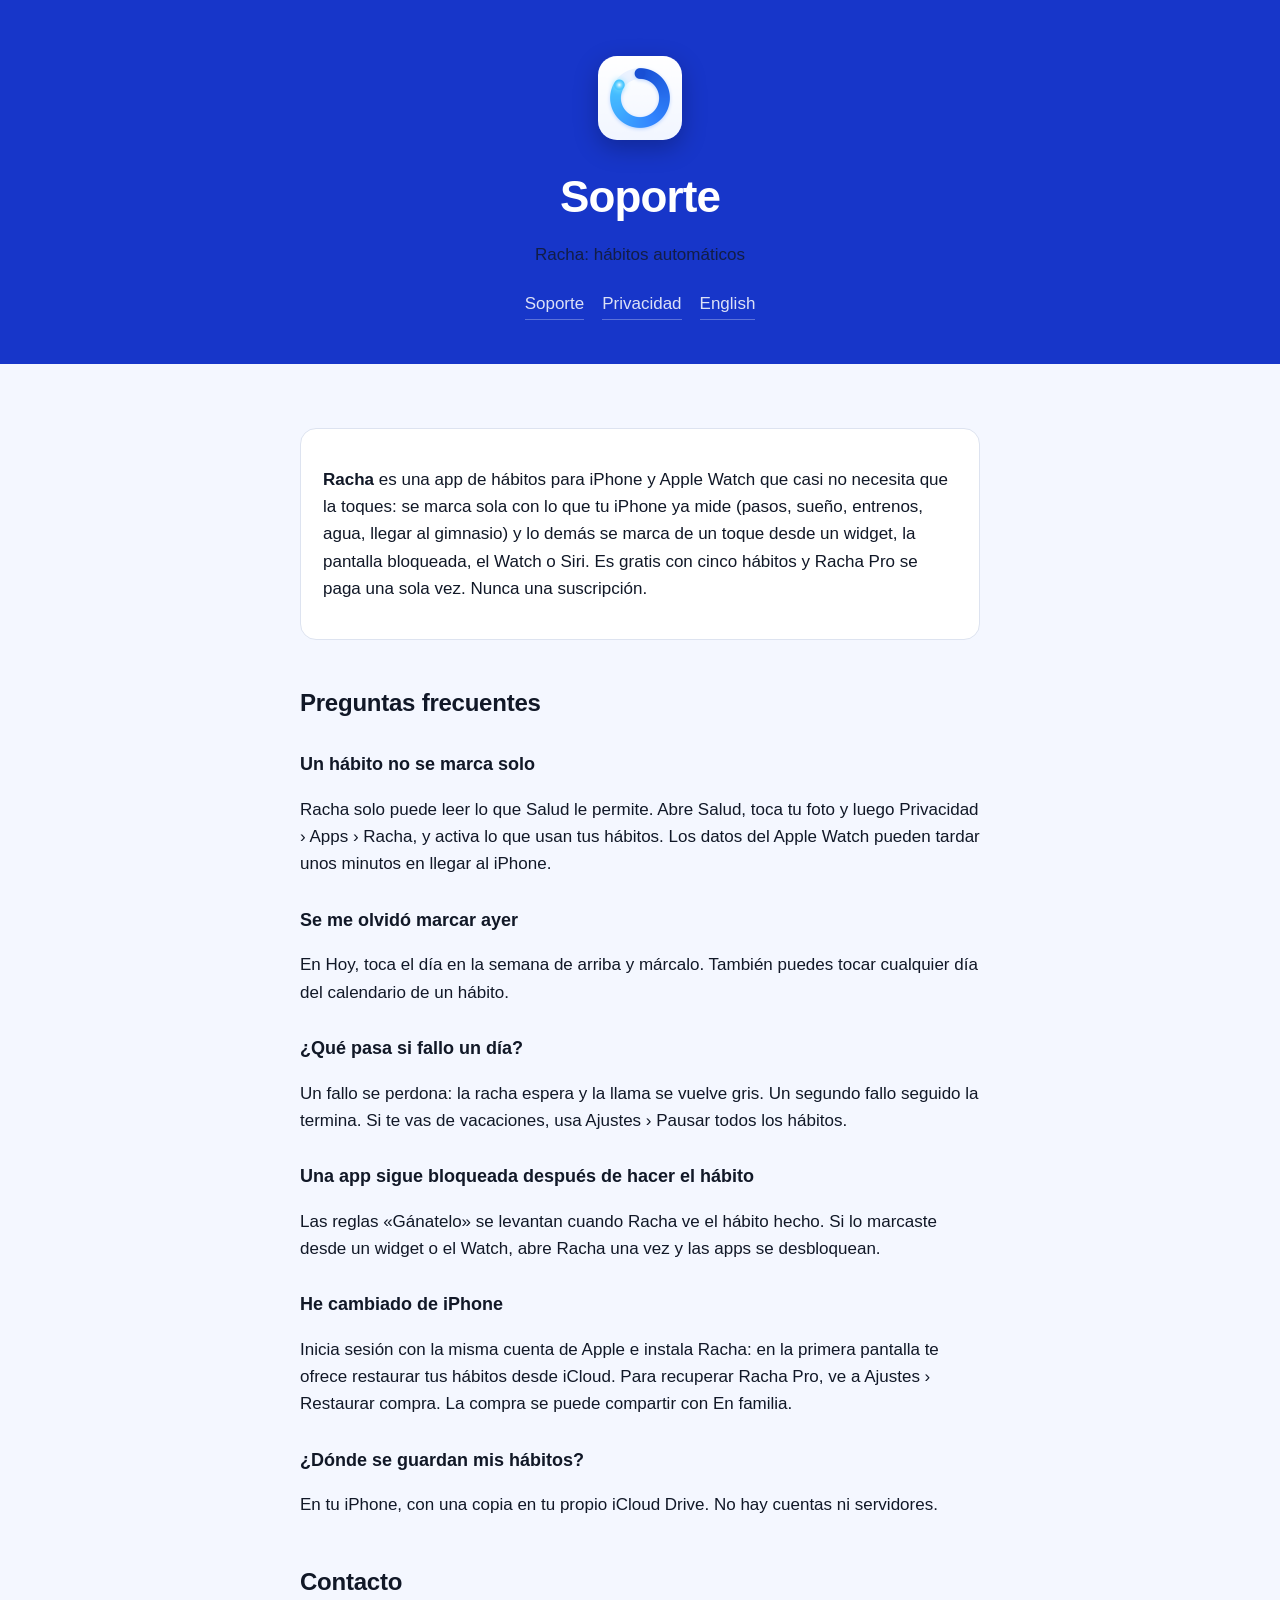
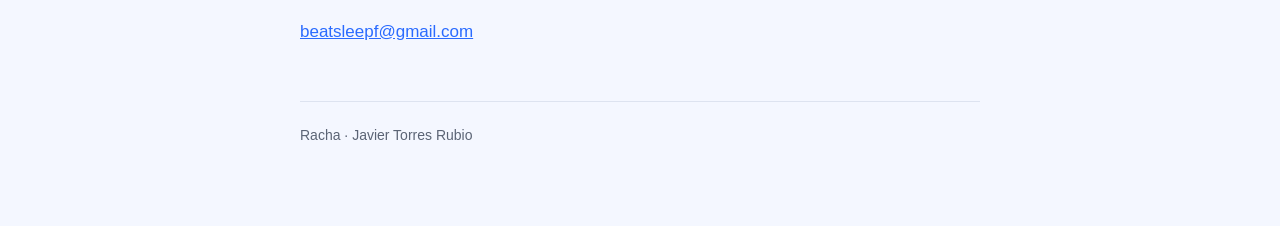
<file: index.html>
<!doctype html>
<html lang="es">
<head>
<meta charset="utf-8">
<meta name="viewport" content="width=device-width, initial-scale=1, viewport-fit=cover">
<title>Racha: hábitos que se marcan solos. Soporte</title>
<link rel="canonical" href="https://javi7899.github.io/racha-web/">
<link rel="alternate" hreflang="es" href="https://javi7899.github.io/racha-web/">
<link rel="alternate" hreflang="en" href="https://javi7899.github.io/racha-web/en/">
<meta name="description" content="Ayuda de Racha, la app de hábitos que se marcan solos con lo que mide tu iPhone. Sin suscripción.">
<link rel="stylesheet" href="estilo.css">
</head>
<body>
<header>
  <img src="icono.png" alt="">
  <h1>Soporte</h1>
  <p>Racha: hábitos automáticos</p>
  <nav><a href="index.html">Soporte</a> <a href="privacidad.html">Privacidad</a> <a href="en/" hreflang="en" lang="en">English</a></nav>
</header>
<main>
  <div class="card"><p><strong>Racha</strong> es una app de hábitos para iPhone y Apple Watch que casi no necesita que la toques: se marca sola con lo que tu iPhone ya mide (pasos, sueño, entrenos, agua, llegar al gimnasio) y lo demás se marca de un toque desde un widget, la pantalla bloqueada, el Watch o Siri. Es gratis con cinco hábitos y Racha Pro se paga una sola vez. Nunca una suscripción.</p></div>
  <h2>Preguntas frecuentes</h2>
  <h3>Un hábito no se marca solo</h3>
  <p>Racha solo puede leer lo que Salud le permite. Abre Salud, toca tu foto y luego Privacidad › Apps › Racha, y activa lo que usan tus hábitos. Los datos del Apple Watch pueden tardar unos minutos en llegar al iPhone.</p>
  <h3>Se me olvidó marcar ayer</h3>
  <p>En Hoy, toca el día en la semana de arriba y márcalo. También puedes tocar cualquier día del calendario de un hábito.</p>
  <h3>¿Qué pasa si fallo un día?</h3>
  <p>Un fallo se perdona: la racha espera y la llama se vuelve gris. Un segundo fallo seguido la termina. Si te vas de vacaciones, usa Ajustes › Pausar todos los hábitos.</p>
  <h3>Una app sigue bloqueada después de hacer el hábito</h3>
  <p>Las reglas «Gánatelo» se levantan cuando Racha ve el hábito hecho. Si lo marcaste desde un widget o el Watch, abre Racha una vez y las apps se desbloquean.</p>
  <h3>He cambiado de iPhone</h3>
  <p>Inicia sesión con la misma cuenta de Apple e instala Racha: en la primera pantalla te ofrece restaurar tus hábitos desde iCloud. Para recuperar Racha Pro, ve a Ajustes › Restaurar compra. La compra se puede compartir con En familia.</p>
  <h3>¿Dónde se guardan mis hábitos?</h3>
  <p>En tu iPhone, con una copia en tu propio iCloud Drive. No hay cuentas ni servidores.</p>
  <h2>Contacto</h2>
  <p><span data-correo><noscript>beatsleepf (arroba) gmail.com</noscript></span></p>
  <footer>Racha · Javier Torres Rubio</footer>
</main>
<script src="contacto.js"></script>
</body>
</html>
</file>
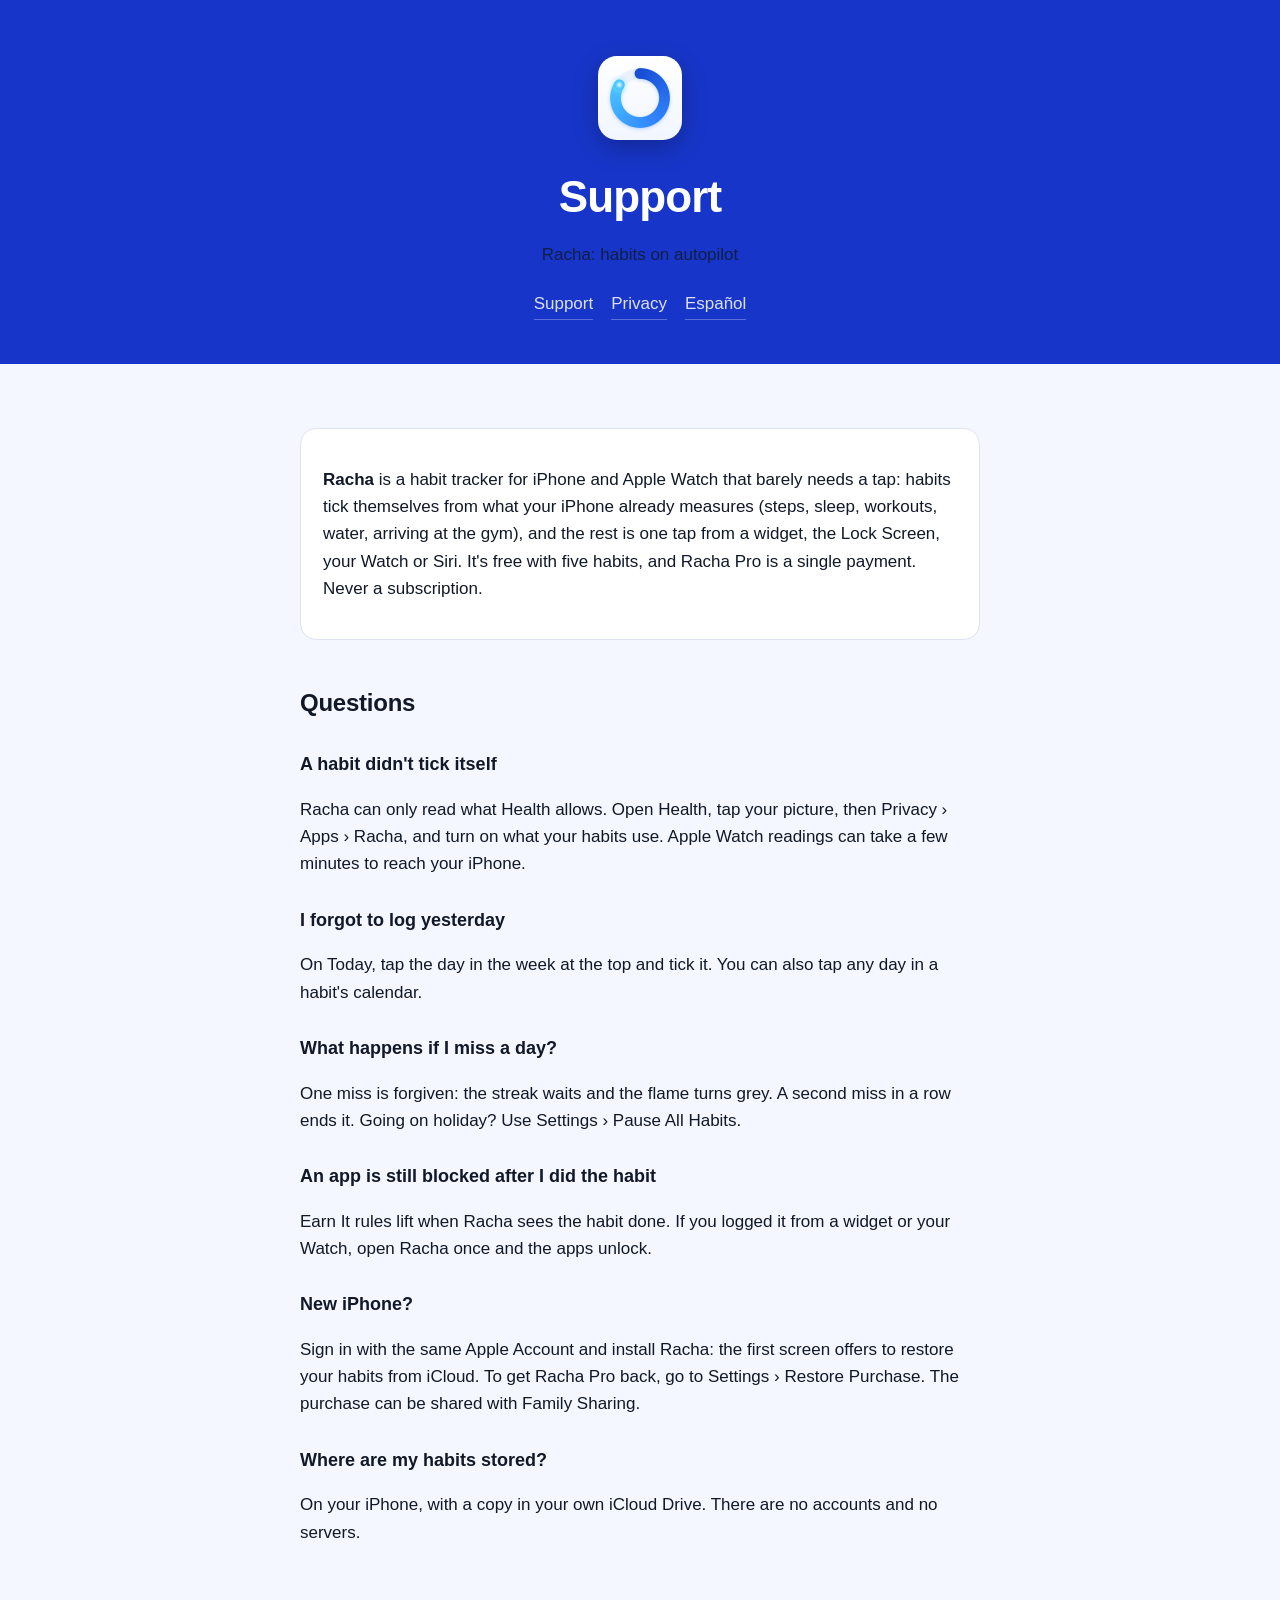
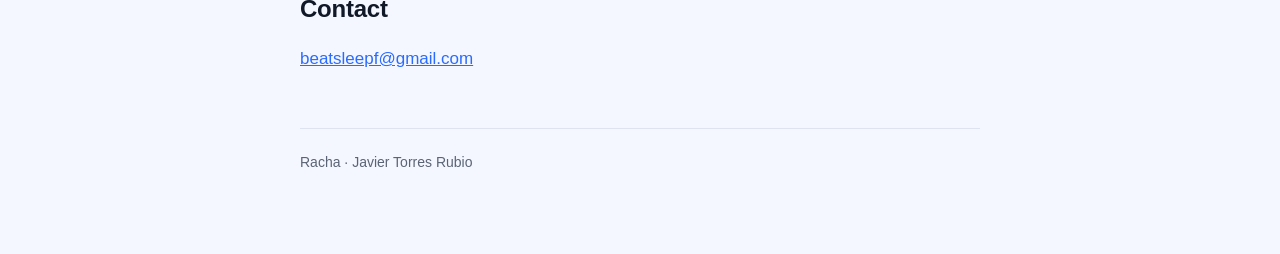
<file: en/index.html>
<!doctype html>
<html lang="en">
<head>
<meta charset="utf-8">
<meta name="viewport" content="width=device-width, initial-scale=1, viewport-fit=cover">
<title>Racha: habits that tick themselves. Support</title>
<link rel="canonical" href="https://javi7899.github.io/racha-web/en/">
<link rel="alternate" hreflang="es" href="https://javi7899.github.io/racha-web/">
<link rel="alternate" hreflang="en" href="https://javi7899.github.io/racha-web/en/">
<meta name="description" content="Help for Racha, the habit tracker that ticks itself from what your iPhone already measures. No subscription.">
<link rel="stylesheet" href="../estilo.css">
</head>
<body>
<header>
  <img src="../icono.png" alt="">
  <h1>Support</h1>
  <p>Racha: habits on autopilot</p>
  <nav><a href="index.html">Support</a> <a href="privacy.html">Privacy</a> <a href="../" hreflang="es" lang="es">Español</a></nav>
</header>
<main>
  <div class="card"><p><strong>Racha</strong> is a habit tracker for iPhone and Apple Watch that barely needs a tap: habits tick themselves from what your iPhone already measures (steps, sleep, workouts, water, arriving at the gym), and the rest is one tap from a widget, the Lock Screen, your Watch or Siri. It's free with five habits, and Racha Pro is a single payment. Never a subscription.</p></div>
  <h2>Questions</h2>
  <h3>A habit didn't tick itself</h3>
  <p>Racha can only read what Health allows. Open Health, tap your picture, then Privacy › Apps › Racha, and turn on what your habits use. Apple Watch readings can take a few minutes to reach your iPhone.</p>
  <h3>I forgot to log yesterday</h3>
  <p>On Today, tap the day in the week at the top and tick it. You can also tap any day in a habit's calendar.</p>
  <h3>What happens if I miss a day?</h3>
  <p>One miss is forgiven: the streak waits and the flame turns grey. A second miss in a row ends it. Going on holiday? Use Settings › Pause All Habits.</p>
  <h3>An app is still blocked after I did the habit</h3>
  <p>Earn It rules lift when Racha sees the habit done. If you logged it from a widget or your Watch, open Racha once and the apps unlock.</p>
  <h3>New iPhone?</h3>
  <p>Sign in with the same Apple Account and install Racha: the first screen offers to restore your habits from iCloud. To get Racha Pro back, go to Settings › Restore Purchase. The purchase can be shared with Family Sharing.</p>
  <h3>Where are my habits stored?</h3>
  <p>On your iPhone, with a copy in your own iCloud Drive. There are no accounts and no servers.</p>
  <h2>Contact</h2>
  <p><span data-correo><noscript>beatsleepf (at) gmail.com</noscript></span></p>
  <footer>Racha · Javier Torres Rubio</footer>
</main>
<script src="contacto.js"></script>
</body>
</html>
</file>
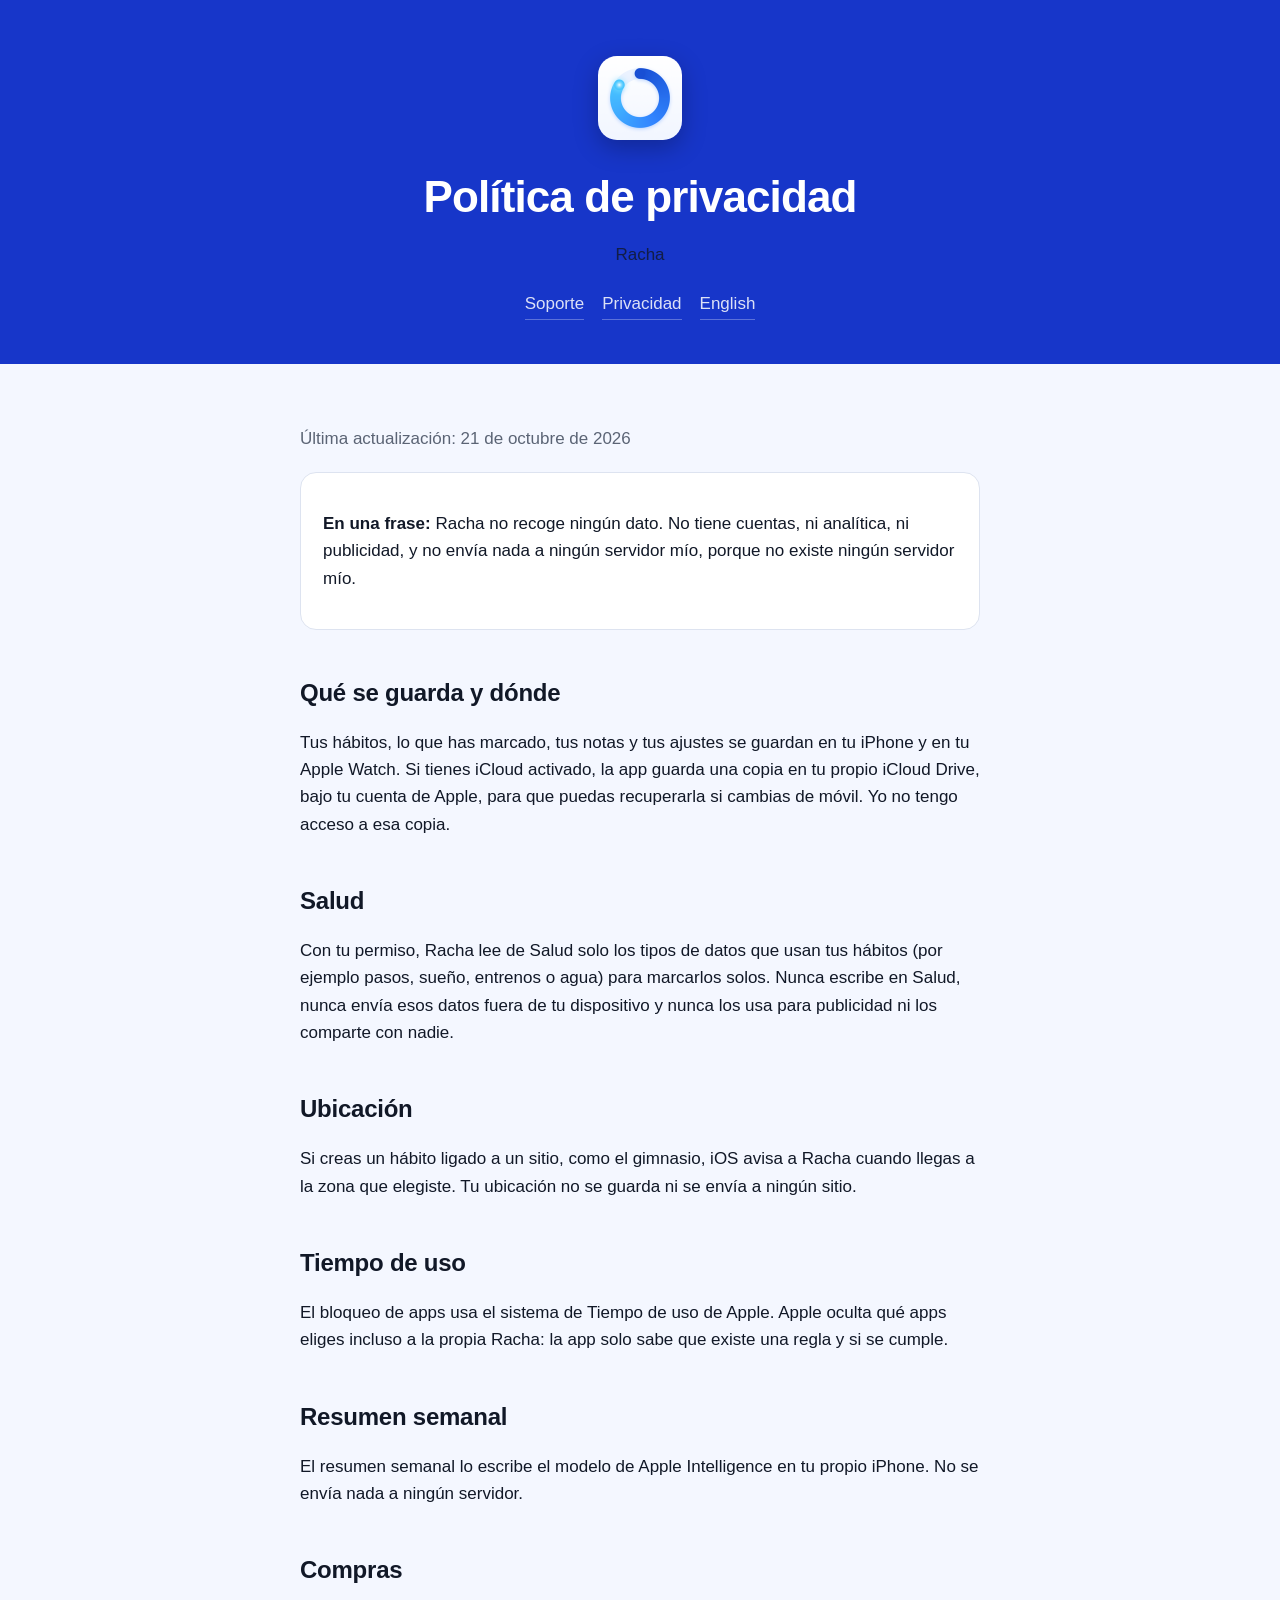
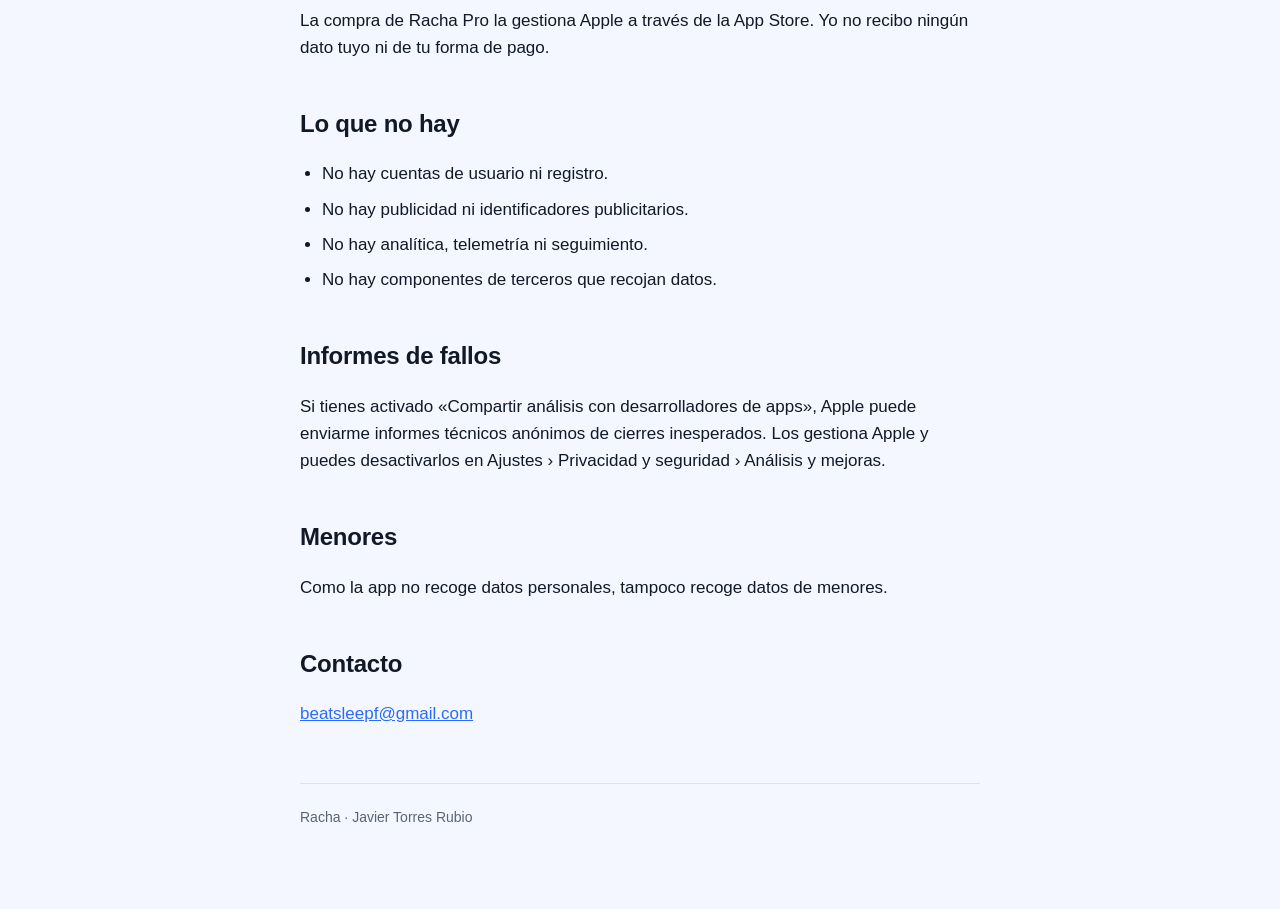
<file: privacidad.html>
<!doctype html>
<html lang="es">
<head>
<meta charset="utf-8">
<meta name="viewport" content="width=device-width, initial-scale=1, viewport-fit=cover">
<title>Política de privacidad de Racha</title>
<link rel="canonical" href="https://javi7899.github.io/racha-web/privacidad.html">
<link rel="alternate" hreflang="es" href="https://javi7899.github.io/racha-web/privacidad.html">
<link rel="alternate" hreflang="en" href="https://javi7899.github.io/racha-web/en/privacy.html">
<meta name="description" content="Racha no recoge datos: sin cuentas, sin analítica y sin publicidad. Tus hábitos y tus datos de Salud se quedan en tu iPhone.">
<link rel="stylesheet" href="estilo.css">
</head>
<body>
<header>
  <img src="icono.png" alt="">
  <h1>Política de privacidad</h1>
  <p>Racha</p>
  <nav><a href="index.html">Soporte</a> <a href="privacidad.html">Privacidad</a> <a href="en/privacy.html" hreflang="en" lang="en">English</a></nav>
</header>
<main>
  <p class="subtle">Última actualización: 21 de octubre de 2026</p>
  <div class="card"><p><strong>En una frase:</strong> Racha no recoge ningún dato. No tiene cuentas, ni analítica, ni publicidad, y no envía nada a ningún servidor mío, porque no existe ningún servidor mío.</p></div>
  <h2>Qué se guarda y dónde</h2>
  <p>Tus hábitos, lo que has marcado, tus notas y tus ajustes se guardan en tu iPhone y en tu Apple Watch. Si tienes iCloud activado, la app guarda una copia en tu propio iCloud Drive, bajo tu cuenta de Apple, para que puedas recuperarla si cambias de móvil. Yo no tengo acceso a esa copia.</p>
  <h2>Salud</h2>
  <p>Con tu permiso, Racha lee de Salud solo los tipos de datos que usan tus hábitos (por ejemplo pasos, sueño, entrenos o agua) para marcarlos solos. Nunca escribe en Salud, nunca envía esos datos fuera de tu dispositivo y nunca los usa para publicidad ni los comparte con nadie.</p>
  <h2>Ubicación</h2>
  <p>Si creas un hábito ligado a un sitio, como el gimnasio, iOS avisa a Racha cuando llegas a la zona que elegiste. Tu ubicación no se guarda ni se envía a ningún sitio.</p>
  <h2>Tiempo de uso</h2>
  <p>El bloqueo de apps usa el sistema de Tiempo de uso de Apple. Apple oculta qué apps eliges incluso a la propia Racha: la app solo sabe que existe una regla y si se cumple.</p>
  <h2>Resumen semanal</h2>
  <p>El resumen semanal lo escribe el modelo de Apple Intelligence en tu propio iPhone. No se envía nada a ningún servidor.</p>
  <h2>Compras</h2>
  <p>La compra de Racha Pro la gestiona Apple a través de la App Store. Yo no recibo ningún dato tuyo ni de tu forma de pago.</p>
  <h2>Lo que no hay</h2>
  <ul>
    <li>No hay cuentas de usuario ni registro.</li>
    <li>No hay publicidad ni identificadores publicitarios.</li>
    <li>No hay analítica, telemetría ni seguimiento.</li>
    <li>No hay componentes de terceros que recojan datos.</li>
  </ul>
  <h2>Informes de fallos</h2>
  <p>Si tienes activado «Compartir análisis con desarrolladores de apps», Apple puede enviarme informes técnicos anónimos de cierres inesperados. Los gestiona Apple y puedes desactivarlos en Ajustes › Privacidad y seguridad › Análisis y mejoras.</p>
  <h2>Menores</h2>
  <p>Como la app no recoge datos personales, tampoco recoge datos de menores.</p>
  <h2>Contacto</h2>
  <p><span data-correo><noscript>beatsleepf (arroba) gmail.com</noscript></span></p>
  <footer>Racha · Javier Torres Rubio</footer>
</main>
<script src="contacto.js"></script>
</body>
</html>
</file>
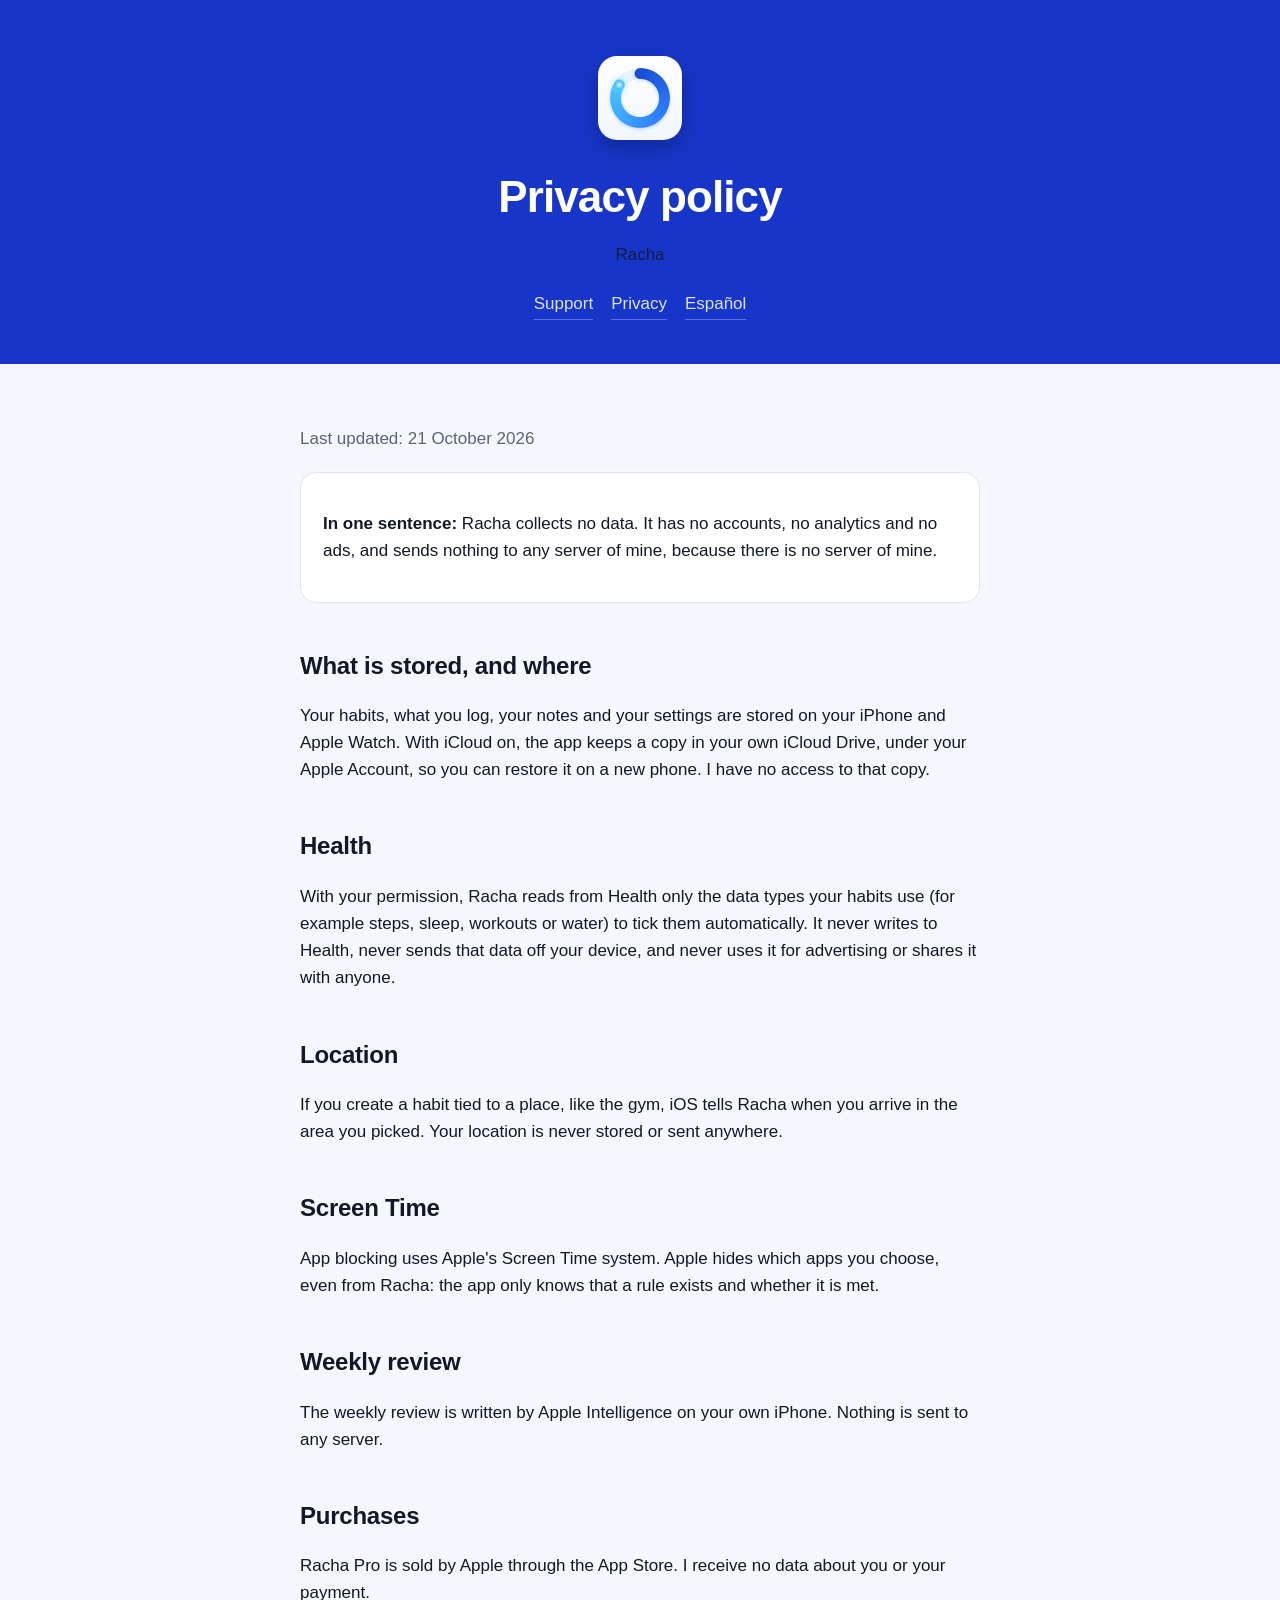
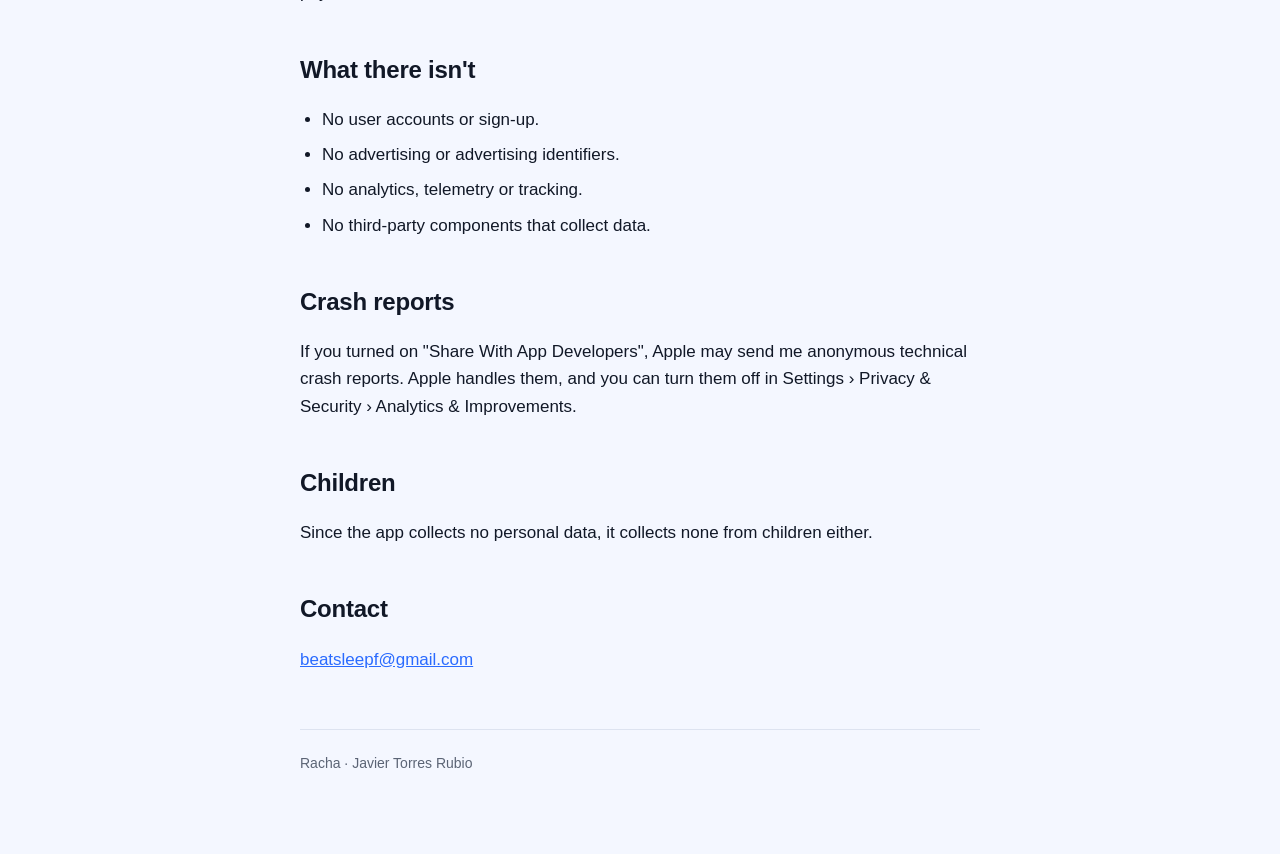
<file: en/privacy.html>
<!doctype html>
<html lang="en">
<head>
<meta charset="utf-8">
<meta name="viewport" content="width=device-width, initial-scale=1, viewport-fit=cover">
<title>Racha privacy policy</title>
<link rel="canonical" href="https://javi7899.github.io/racha-web/en/privacy.html">
<link rel="alternate" hreflang="es" href="https://javi7899.github.io/racha-web/privacidad.html">
<link rel="alternate" hreflang="en" href="https://javi7899.github.io/racha-web/en/privacy.html">
<meta name="description" content="Racha collects no data: no accounts, no analytics, no ads. Your habits and Health data stay on your iPhone.">
<link rel="stylesheet" href="../estilo.css">
</head>
<body>
<header>
  <img src="../icono.png" alt="">
  <h1>Privacy policy</h1>
  <p>Racha</p>
  <nav><a href="index.html">Support</a> <a href="privacy.html">Privacy</a> <a href="../privacidad.html" hreflang="es" lang="es">Español</a></nav>
</header>
<main>
  <p class="subtle">Last updated: 21 October 2026</p>
  <div class="card"><p><strong>In one sentence:</strong> Racha collects no data. It has no accounts, no analytics and no ads, and sends nothing to any server of mine, because there is no server of mine.</p></div>
  <h2>What is stored, and where</h2>
  <p>Your habits, what you log, your notes and your settings are stored on your iPhone and Apple Watch. With iCloud on, the app keeps a copy in your own iCloud Drive, under your Apple Account, so you can restore it on a new phone. I have no access to that copy.</p>
  <h2>Health</h2>
  <p>With your permission, Racha reads from Health only the data types your habits use (for example steps, sleep, workouts or water) to tick them automatically. It never writes to Health, never sends that data off your device, and never uses it for advertising or shares it with anyone.</p>
  <h2>Location</h2>
  <p>If you create a habit tied to a place, like the gym, iOS tells Racha when you arrive in the area you picked. Your location is never stored or sent anywhere.</p>
  <h2>Screen Time</h2>
  <p>App blocking uses Apple's Screen Time system. Apple hides which apps you choose, even from Racha: the app only knows that a rule exists and whether it is met.</p>
  <h2>Weekly review</h2>
  <p>The weekly review is written by Apple Intelligence on your own iPhone. Nothing is sent to any server.</p>
  <h2>Purchases</h2>
  <p>Racha Pro is sold by Apple through the App Store. I receive no data about you or your payment.</p>
  <h2>What there isn't</h2>
  <ul>
    <li>No user accounts or sign-up.</li>
    <li>No advertising or advertising identifiers.</li>
    <li>No analytics, telemetry or tracking.</li>
    <li>No third-party components that collect data.</li>
  </ul>
  <h2>Crash reports</h2>
  <p>If you turned on "Share With App Developers", Apple may send me anonymous technical crash reports. Apple handles them, and you can turn them off in Settings › Privacy &amp; Security › Analytics &amp; Improvements.</p>
  <h2>Children</h2>
  <p>Since the app collects no personal data, it collects none from children either.</p>
  <h2>Contact</h2>
  <p><span data-correo><noscript>beatsleepf (at) gmail.com</noscript></span></p>
  <footer>Racha · Javier Torres Rubio</footer>
</main>
<script src="contacto.js"></script>
</body>
</html>
</file>
<file: estilo.css>
:root {
  --canvas: #F4F7FF; --surface: #FFFFFF; --ink: #111827; --subtle: #5B6475;
  --hairline: #DDE3F0; --brand: #2A6BFF; --deep: #1736C9;
}
@media (prefers-color-scheme: dark) {
  :root {
    --canvas: #070B16; --surface: #111827; --ink: #EEF2FF; --subtle: #9AA3B5;
    --hairline: #1F2937; --brand: #5CC8FF; --deep: #0E1B66;
  }
}
* { box-sizing: border-box; }
body {
  margin: 0; background: var(--canvas); color: var(--ink);
  font: 17px/1.6 -apple-system, BlinkMacSystemFont, "Segoe UI", Roboto, sans-serif;
  -webkit-font-smoothing: antialiased;
}
/* Nada de backdrop-filter en una cabecera fija: crea un contexto de composición
   que oscurece toda la página que queda por debajo. */
header {
  background: var(--deep); color: #fff; padding: 56px 20px 44px; text-align: center;
}
header h1 { margin: 0 0 8px; font-size: clamp(30px, 7vw, 44px); letter-spacing: -0.02em; }
header p { margin: 0; opacity: 0.8; font-size: 17px; }
nav { display: flex; gap: 18px; justify-content: center; margin-top: 22px; flex-wrap: wrap; }
nav a { color: #fff; opacity: 0.85; text-decoration: none; border-bottom: 1px solid rgba(255,255,255,.35); padding-bottom: 2px; }
nav a:hover { opacity: 1; }
main { max-width: 720px; margin: 0 auto; padding: 44px 20px 80px; }
h2 { font-size: 24px; margin: 44px 0 12px; letter-spacing: -0.01em; }
h2:first-child { margin-top: 0; }
h3 { font-size: 18px; margin: 28px 0 6px; }
p, li { color: var(--ink); }
.subtle { color: var(--subtle); }
ul { padding-left: 22px; }
li { margin-bottom: 8px; }
.card {
  background: var(--surface); border: 1px solid var(--hairline);
  border-radius: 16px; padding: 20px 22px; margin: 20px 0;
}
a { color: var(--brand); }
footer { border-top: 1px solid var(--hairline); margin-top: 56px; padding-top: 22px; color: var(--subtle); font-size: 14px; }
code { background: var(--hairline); padding: 2px 6px; border-radius: 5px; font-size: 14px; }
@media (prefers-reduced-motion: reduce) { * { transition: none !important; animation: none !important; } }
header img { width: 84px; height: 84px; border-radius: 19px; margin-bottom: 14px; box-shadow: 0 8px 24px rgba(0,0,0,.25); }
</file>
